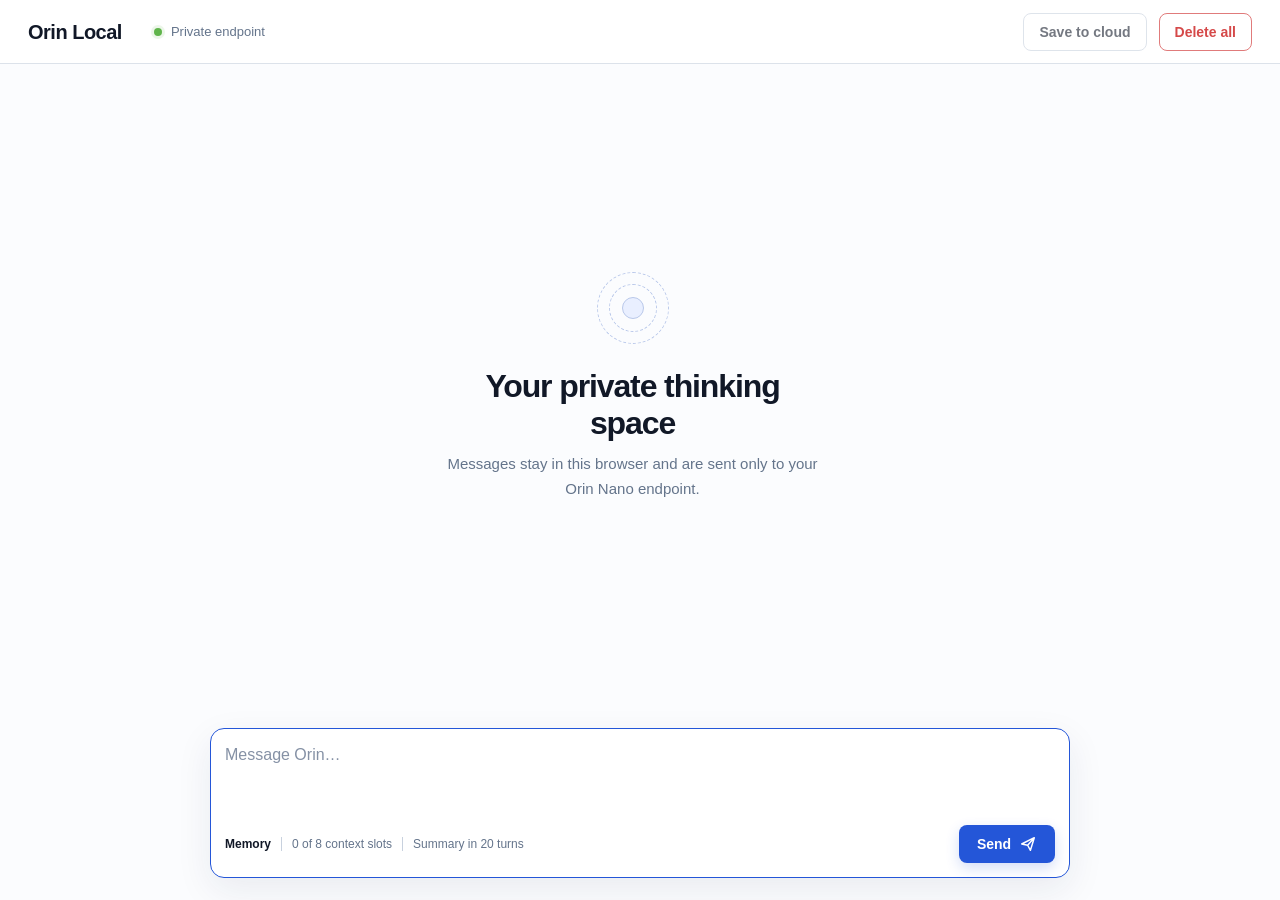
<file: web/index.html>
<!doctype html>
<html lang="en">
  <head>
    <meta charset="utf-8" />
    <meta name="viewport" content="width=device-width, initial-scale=1" />
    <meta name="referrer" content="no-referrer" />
    <meta name="color-scheme" content="light" />
    <title>Orin Local</title>
    <link rel="stylesheet" href="./styles.css" />
  </head>
  <body>
    <div class="app-shell">
      <header class="app-header">
        <div class="brand-group">
          <h1>Orin Local</h1>
          <span class="endpoint-status"><span aria-hidden="true"></span>Private endpoint</span>
        </div>
        <div class="header-actions">
          <button class="button button--quiet" type="button" data-save>Save to cloud</button>
          <button class="button button--danger" type="button" data-delete>Delete all</button>
        </div>
      </header>

      <main class="chat-workspace">
        <section class="transcript" aria-label="Conversation" aria-live="polite" data-transcript>
          <div class="welcome" data-welcome>
            <div class="welcome__mark" aria-hidden="true"><span></span><span></span><span></span></div>
            <h2>Your private thinking space</h2>
            <p>Messages stay in this browser and are sent only to your Orin Nano endpoint.</p>
          </div>
        </section>

        <section class="composer-region" aria-label="Message composer">
          <div class="composer-utility">
            <p class="activity" role="status" aria-live="polite" hidden data-activity></p>
            <p class="save-status" role="status" aria-live="polite" hidden data-save-status></p>
            <details class="memory-details" data-summary-details hidden>
              <summary data-summary-label>Memory summary</summary>
              <p data-summary-text></p>
            </details>
          </div>

          <p class="error-banner" role="alert" hidden data-error></p>

          <form class="composer" data-composer>
            <label class="sr-only" for="message-input">Message Orin</label>
            <textarea
              id="message-input"
              rows="3"
              maxlength="12000"
              placeholder="Message Orin…"
              autocomplete="off"
              data-message-input
            ></textarea>
            <button class="button button--primary" type="submit" data-send>
              Send
              <svg aria-hidden="true" viewBox="0 0 20 20" width="18" height="18">
                <path d="M3 10 17 3l-4.3 14-3.1-5.6L3 10Zm6.6 1.4L17 3" fill="none" stroke="currentColor" stroke-width="1.6" stroke-linecap="round" stroke-linejoin="round" />
              </svg>
            </button>
            <div class="memory-status" aria-label="Memory status">
              <span class="memory-status__label">Memory</span>
              <span data-context-status>0 of 8 context slots</span>
              <span data-cadence-status>Summary in 20 turns</span>
            </div>
          </form>
        </section>
      </main>
    </div>

    <dialog class="delete-dialog" data-delete-dialog>
      <form method="dialog">
        <h2>Delete this conversation?</h2>
        <p>This permanently removes the history, memory summary, and interaction counter from this browser.</p>
        <div class="dialog-actions">
          <button class="button button--quiet" type="button" data-cancel-delete>Cancel</button>
          <button class="button button--destructive" type="button" data-confirm-delete>Delete everything</button>
        </div>
      </form>
    </dialog>

    <script type="module" src="./ui.js"></script>
  </body>
</html>
</file>
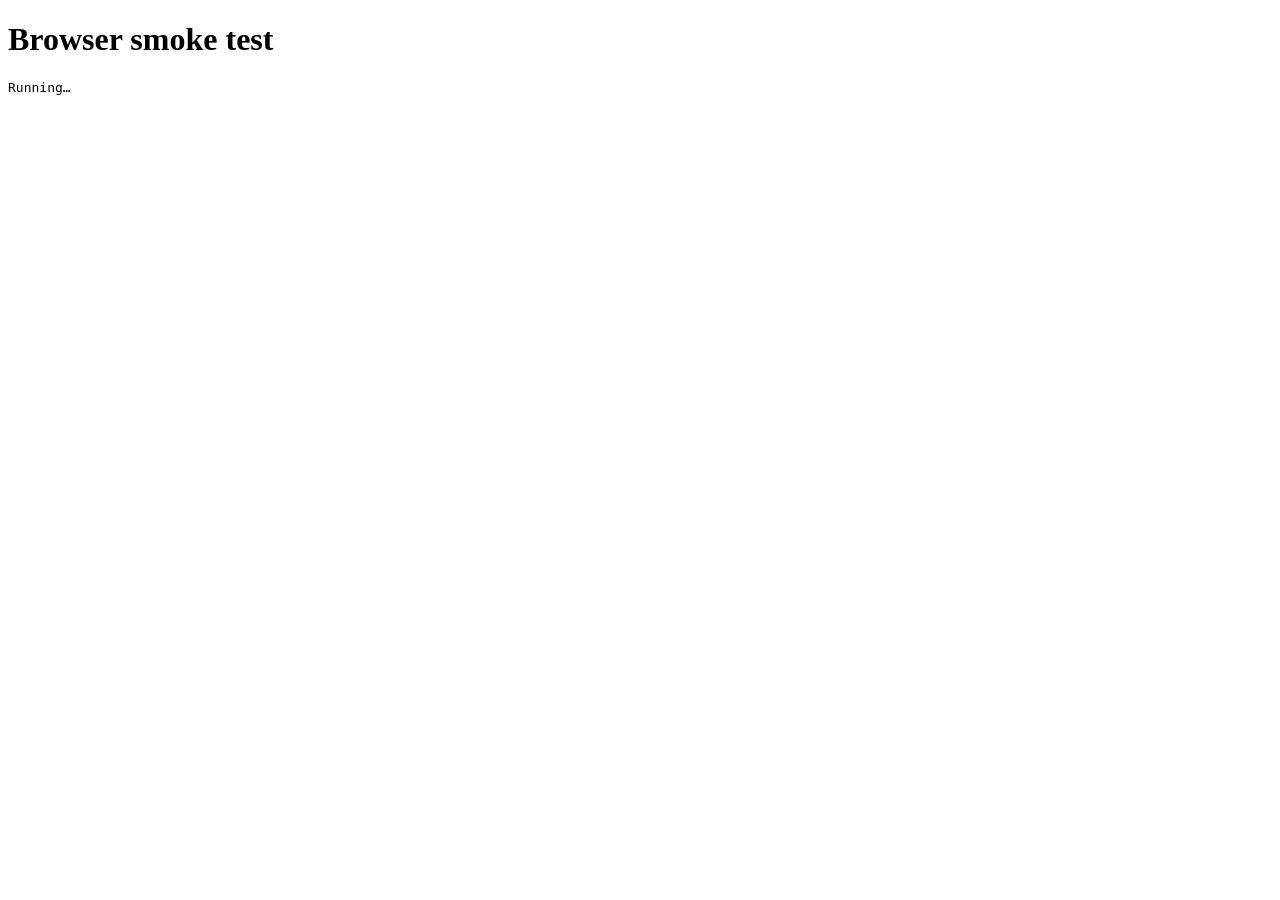
<file: web/tests/browser-smoke.html>
<!doctype html>
<html lang="en">
  <head>
    <meta charset="utf-8" />
    <title>Orin Local browser smoke test</title>
  </head>
  <body data-state="running">
    <h1>Browser smoke test</h1>
    <pre data-results>Running…</pre>
    <script type="module" src="./browser-smoke.js"></script>
  </body>
</html>
</file>
<file: web/styles.css>
:root {
  color-scheme: light;
  --canvas: #fbfcfe;
  --surface: #ffffff;
  --surface-subtle: #f6f8fb;
  --ink: #111827;
  --muted: #64748b;
  --border: #dce2ea;
  --border-strong: #c8d1de;
  --accent: #2456d8;
  --accent-hover: #1947c1;
  --accent-soft: #e9efff;
  --success: #60b44b;
  --danger: #d54949;
  --danger-dark: #b93232;
  --focus: rgba(36, 86, 216, 0.24);
  --shadow: 0 12px 36px rgba(24, 39, 75, 0.08);
  --radius-sm: 8px;
  --radius-md: 14px;
  --radius-lg: 18px;
  font-family: Inter, ui-sans-serif, -apple-system, BlinkMacSystemFont, "Segoe UI", sans-serif;
  font-synthesis: none;
  color: var(--ink);
  background: var(--canvas);
}

* {
  box-sizing: border-box;
}

html,
body {
  min-height: 100%;
  margin: 0;
}

body {
  min-width: 320px;
  background: var(--canvas);
}

button,
textarea {
  font: inherit;
}

button {
  -webkit-tap-highlight-color: transparent;
}

.app-shell {
  min-height: 100vh;
  min-height: 100dvh;
  display: grid;
  grid-template-rows: auto 1fr;
}

.app-header {
  min-height: 64px;
  padding: 0 28px;
  display: flex;
  align-items: center;
  justify-content: space-between;
  gap: 24px;
  border-bottom: 1px solid var(--border);
  background: rgba(255, 255, 255, 0.96);
  position: sticky;
  top: 0;
  z-index: 10;
}

.brand-group {
  display: flex;
  align-items: center;
  gap: 32px;
  min-width: 0;
}

.brand-group h1 {
  margin: 0;
  font-size: 20px;
  line-height: 1;
  letter-spacing: -0.025em;
  font-weight: 720;
}

.endpoint-status {
  display: inline-flex;
  align-items: center;
  gap: 9px;
  color: var(--muted);
  font-size: 13px;
  white-space: nowrap;
}

.endpoint-status > span {
  width: 8px;
  height: 8px;
  border-radius: 50%;
  background: var(--success);
  box-shadow: 0 0 0 3px rgba(96, 180, 75, 0.12);
}

.header-actions {
  display: flex;
  align-items: center;
  gap: 12px;
}

.button {
  min-height: 38px;
  display: inline-flex;
  align-items: center;
  justify-content: center;
  gap: 8px;
  padding: 8px 15px;
  border: 1px solid transparent;
  border-radius: var(--radius-sm);
  font-weight: 650;
  font-size: 14px;
  cursor: pointer;
  transition: background-color 160ms ease, border-color 160ms ease, color 160ms ease, transform 160ms ease;
}

.button:hover:not(:disabled) {
  transform: translateY(-1px);
}

.button:focus-visible,
textarea:focus-visible,
summary:focus-visible {
  outline: 3px solid var(--focus);
  outline-offset: 2px;
}

.button:disabled,
textarea:disabled {
  cursor: not-allowed;
  opacity: 0.58;
}

.button--danger {
  color: var(--danger);
  border-color: rgba(213, 73, 73, 0.72);
  background: transparent;
}

.button--danger:hover:not(:disabled) {
  background: #fff6f6;
  border-color: var(--danger);
}

.button--primary {
  color: white;
  background: var(--accent);
  box-shadow: 0 5px 14px rgba(36, 86, 216, 0.2);
}

.button--primary:hover:not(:disabled) {
  background: var(--accent-hover);
}

.button--quiet {
  color: var(--ink);
  border-color: var(--border-strong);
  background: var(--surface);
}

.button--destructive {
  color: white;
  background: var(--danger);
}

.button--destructive:hover:not(:disabled) {
  background: var(--danger-dark);
}

.chat-workspace {
  width: min(100%, 920px);
  min-height: 0;
  margin: 0 auto;
  padding: 0 30px;
  display: grid;
  grid-template-rows: minmax(280px, 1fr) auto;
}

.transcript {
  min-height: 0;
  padding: 50px 0 32px;
  display: flex;
  flex-direction: column;
  gap: 12px;
  overflow-y: auto;
  scrollbar-gutter: stable;
}

.welcome {
  margin: auto;
  max-width: 430px;
  padding: 64px 24px;
  text-align: center;
  color: var(--muted);
}

.welcome__mark {
  width: 72px;
  height: 72px;
  margin: 0 auto 24px;
  position: relative;
  display: grid;
  place-items: center;
}

.welcome__mark span {
  position: absolute;
  border: 1px dashed #b9c8ea;
  border-radius: 50%;
}

.welcome__mark span:nth-child(1) { width: 72px; height: 72px; }
.welcome__mark span:nth-child(2) { width: 48px; height: 48px; }
.welcome__mark span:nth-child(3) { width: 22px; height: 22px; background: var(--accent-soft); border-style: solid; }

.welcome h2 {
  margin: 0 0 10px;
  color: var(--ink);
  font-size: clamp(24px, 4vw, 32px);
  letter-spacing: -0.035em;
  font-weight: 700;
}

.welcome p {
  margin: 0;
  font-size: 15px;
  line-height: 1.65;
}

.message {
  width: fit-content;
  max-width: min(76%, 650px);
  animation: message-in 180ms ease-out both;
}

.message--user {
  margin-left: auto;
}

.message__meta {
  margin: 0 8px 6px;
  color: var(--muted);
  font-size: 12px;
  line-height: 1.2;
}

.message--user .message__meta {
  text-align: right;
}

.message__body {
  margin: 0;
  padding: 14px 16px;
  border-radius: var(--radius-md);
  white-space: pre-wrap;
  overflow-wrap: anywhere;
  font-size: 15px;
  line-height: 1.55;
}

.message--user .message__body {
  color: white;
  background: var(--accent);
  border-bottom-right-radius: 5px;
  box-shadow: 0 6px 18px rgba(36, 86, 216, 0.14);
}

.message--assistant .message__body {
  color: var(--ink);
  background: var(--surface);
  border: 1px solid var(--border);
  border-bottom-left-radius: 5px;
  box-shadow: 0 4px 14px rgba(24, 39, 75, 0.035);
}

.thinking-panel {
  margin: 0 0 8px;
  color: var(--muted);
  background: var(--surface-subtle);
  border: 1px solid var(--border);
  border-radius: 10px;
  font-size: 13px;
}

.thinking-panel summary {
  padding: 9px 12px;
  cursor: pointer;
  color: #526076;
  font-weight: 650;
  user-select: none;
}

.thinking-panel[open] summary {
  border-bottom: 1px solid var(--border);
}

.thinking-panel__content {
  max-height: 180px;
  padding: 12px;
  overflow: auto;
  color: #5f6c80;
  line-height: 1.55;
}

.markdown > :first-child {
  margin-top: 0;
}

.markdown > :last-child {
  margin-bottom: 0;
}

.markdown h1,
.markdown h2,
.markdown h3,
.markdown h4,
.markdown h5,
.markdown h6 {
  margin: 1.25em 0 0.5em;
  color: var(--ink);
  line-height: 1.25;
  letter-spacing: -0.018em;
}

.markdown h1 { font-size: 1.42em; }
.markdown h2 { font-size: 1.28em; }
.markdown h3 { font-size: 1.14em; }
.markdown h4,
.markdown h5,
.markdown h6 { font-size: 1em; }

.markdown p {
  margin: 0.72em 0;
}

.markdown ul,
.markdown ol {
  margin: 0.72em 0;
  padding-left: 1.55em;
}

.markdown li + li {
  margin-top: 0.32em;
}

.markdown blockquote {
  margin: 0.85em 0;
  padding: 0.2em 0 0.2em 1em;
  color: var(--muted);
  border-left: 3px solid #b8c7eb;
}

.markdown code {
  padding: 0.12em 0.35em;
  color: #183b94;
  background: #eef3ff;
  border-radius: 5px;
  font-family: "SFMono-Regular", Consolas, "Liberation Mono", monospace;
  font-size: 0.88em;
}

.markdown pre {
  margin: 0.9em 0;
  padding: 14px;
  overflow-x: auto;
  color: #e5ecfa;
  background: #172033;
  border: 1px solid #27334a;
  border-radius: 10px;
  tab-size: 2;
}

.markdown pre code {
  padding: 0;
  color: inherit;
  background: transparent;
  border-radius: 0;
  font-size: 0.88em;
  line-height: 1.6;
  white-space: pre;
}

.markdown a {
  color: var(--accent);
  text-decoration-thickness: 1px;
  text-underline-offset: 2px;
}

.markdown hr {
  margin: 1.1em 0;
  border: 0;
  border-top: 1px solid var(--border);
}

.markdown__table-wrap {
  max-width: 100%;
  margin: 0.9em 0;
  overflow-x: auto;
  border: 1px solid var(--border);
  border-radius: 9px;
}

.markdown table {
  width: 100%;
  border-collapse: collapse;
  font-size: 0.9em;
}

.markdown th,
.markdown td {
  padding: 9px 11px;
  text-align: left;
  vertical-align: top;
  border-right: 1px solid var(--border);
  border-bottom: 1px solid var(--border);
}

.markdown th {
  background: var(--surface-subtle);
  font-weight: 700;
}

.markdown th:last-child,
.markdown td:last-child {
  border-right: 0;
}

.markdown tbody tr:last-child td {
  border-bottom: 0;
}

.composer-region {
  padding: 0 0 22px;
  background: var(--canvas);
  position: sticky;
  bottom: 0;
}

.composer-utility {
  min-height: 36px;
  padding: 0 8px;
  display: flex;
  align-items: center;
  justify-content: space-between;
  gap: 16px;
  color: var(--muted);
  font-size: 12px;
}

.activity {
  margin: 0;
  color: var(--accent);
}

.activity::before {
  content: "";
  width: 8px;
  height: 8px;
  margin-right: 8px;
  display: inline-block;
  border-radius: 50%;
  background: var(--accent);
  animation: pulse 1s ease-in-out infinite;
}

.save-status {
  margin: 0;
  font-size: 13px;
  color: var(--muted);
}

.save-status[data-state="success"] {
  color: var(--success);
}

.save-status[data-state="error"] {
  color: var(--danger);
}

.memory-details {
  margin-left: auto;
  position: relative;
}

.memory-details summary {
  cursor: pointer;
  color: var(--muted);
}

.memory-details p {
  position: absolute;
  right: 0;
  bottom: calc(100% + 10px);
  z-index: 5;
  width: min(520px, calc(100vw - 48px));
  max-height: 240px;
  margin: 0;
  padding: 14px;
  overflow-y: auto;
  color: var(--ink);
  background: var(--surface);
  border: 1px solid var(--border);
  border-radius: var(--radius-md);
  box-shadow: var(--shadow);
  white-space: pre-wrap;
  font-size: 13px;
  line-height: 1.5;
}

.error-banner {
  margin: 0 0 8px;
  padding: 10px 12px;
  color: #8f2525;
  background: #fff3f3;
  border: 1px solid #f2c4c4;
  border-radius: var(--radius-sm);
  font-size: 13px;
}

.composer {
  min-height: 138px;
  padding: 14px;
  display: grid;
  grid-template-columns: 1fr auto;
  grid-template-rows: 1fr auto;
  gap: 10px 16px;
  background: var(--surface);
  border: 1.5px solid var(--accent);
  border-radius: var(--radius-md);
  box-shadow: var(--shadow);
}

.composer:focus-within {
  box-shadow: 0 0 0 3px var(--focus), var(--shadow);
}

.composer textarea {
  grid-column: 1 / -1;
  width: 100%;
  min-height: 68px;
  padding: 0;
  resize: none;
  color: var(--ink);
  background: transparent;
  border: 0;
  outline: 0;
  font-size: 16px;
  line-height: 1.5;
}

.composer textarea::placeholder {
  color: #8591a5;
}

.composer textarea:focus-visible {
  outline: none;
}

.memory-status {
  align-self: center;
  display: flex;
  align-items: center;
  gap: 10px;
  min-width: 0;
  color: var(--muted);
  font-size: 12px;
}

.memory-status span + span::before {
  content: "";
  height: 14px;
  margin-right: 10px;
  border-left: 1px solid var(--border-strong);
}

.memory-status__label {
  color: var(--ink);
  font-weight: 650;
}

.composer .button--primary {
  grid-column: 2;
  grid-row: 2;
  min-width: 96px;
}

.delete-dialog {
  width: min(440px, calc(100vw - 32px));
  padding: 0;
  color: var(--ink);
  background: var(--surface);
  border: 1px solid var(--border);
  border-radius: var(--radius-lg);
  box-shadow: 0 24px 70px rgba(15, 23, 42, 0.2);
}

.delete-dialog::backdrop {
  background: rgba(15, 23, 42, 0.42);
  backdrop-filter: blur(2px);
}

.delete-dialog form {
  padding: 26px;
}

.delete-dialog h2 {
  margin: 0 0 10px;
  font-size: 22px;
  letter-spacing: -0.025em;
}

.delete-dialog p {
  margin: 0;
  color: var(--muted);
  font-size: 14px;
  line-height: 1.55;
}

.dialog-actions {
  margin-top: 24px;
  display: flex;
  justify-content: flex-end;
  gap: 10px;
}

.sr-only {
  position: absolute;
  width: 1px;
  height: 1px;
  padding: 0;
  margin: -1px;
  overflow: hidden;
  clip: rect(0, 0, 0, 0);
  white-space: nowrap;
  border: 0;
}

[hidden] {
  display: none !important;
}

@keyframes message-in {
  from { opacity: 0; transform: translateY(6px); }
  to { opacity: 1; transform: translateY(0); }
}

@keyframes pulse {
  0%, 100% { opacity: 0.35; transform: scale(0.8); }
  50% { opacity: 1; transform: scale(1); }
}

@media (max-width: 640px) {
  .app-header {
    min-height: 58px;
    padding: 0 16px;
  }

  .brand-group {
    gap: 12px;
  }

  .brand-group h1 {
    font-size: 18px;
  }

  .endpoint-status {
    font-size: 0;
  }

  .endpoint-status > span {
    width: 9px;
    height: 9px;
  }

  .button--danger {
    min-height: 34px;
    padding: 6px 10px;
    font-size: 13px;
  }

  .chat-workspace {
    padding: 0 14px;
  }

  .transcript {
    padding: 28px 0 20px;
  }

  .welcome {
    padding: 44px 10px;
  }

  .message {
    max-width: 90%;
  }

  .message__body {
    padding: 12px 13px;
    font-size: 14px;
  }

  .composer-region {
    padding-bottom: max(12px, env(safe-area-inset-bottom));
  }

  .composer {
    min-height: 128px;
    padding: 12px;
  }

  .memory-status {
    gap: 7px;
    font-size: 11px;
  }

  .memory-status span + span::before {
    margin-right: 7px;
  }

  .memory-status__label {
    display: none;
  }

  .composer .button--primary {
    min-width: 82px;
  }

  .dialog-actions {
    flex-direction: column-reverse;
  }

  .dialog-actions .button {
    width: 100%;
  }
}

@media (prefers-reduced-motion: reduce) {
  *,
  *::before,
  *::after {
    scroll-behavior: auto !important;
    animation-duration: 0.01ms !important;
    animation-iteration-count: 1 !important;
    transition-duration: 0.01ms !important;
  }
}
</file>
